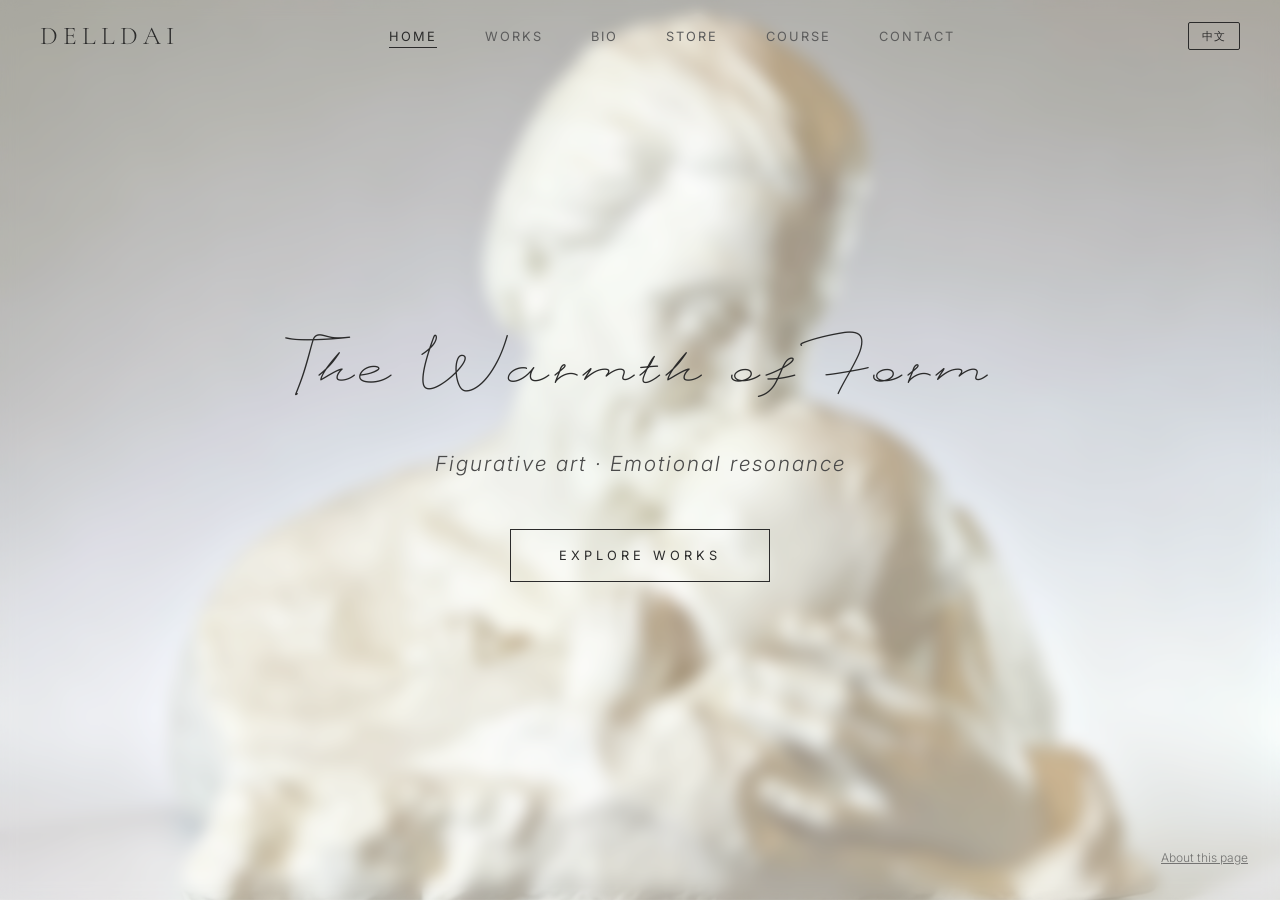
<file: index.html>
<!DOCTYPE html>
<html lang="en">
<head>
    <meta charset="UTF-8">
    <meta name="viewport" content="width=device-width, initial-scale=1.0">
    <title>Delldai · Home</title>
    <link rel="preconnect" href="https://fonts.googleapis.com">
    <link rel="preconnect" href="https://fonts.gstatic.com" crossorigin>
    <link href="https://fonts.googleapis.com/css2?family=Cormorant+Garamond:ital,wght@0,300;0,400;1,300;1,400&family=Inter:wght@300;400&display=swap" rel="stylesheet">
    <link rel="stylesheet" href="style.css">
    <style>body { overflow: hidden; }</style>
</head>
<body>
    <svg xmlns="http://www.w3.org/2000/svg" style="display: none;">
        <symbol id="icon-instagram" viewBox="0 0 24 24" fill="none" stroke="currentColor" stroke-width="1.5" stroke-linecap="round" stroke-linejoin="round">
            <rect x="2" y="2" width="20" height="20" rx="5" ry="5"/><circle cx="12" cy="12" r="5"/><line x1="17.5" y1="6.5" x2="17.51" y2="6.5"/>
        </symbol>
        <symbol id="icon-wechat" viewBox="-2 0 28 24" fill="none" stroke="currentColor" stroke-width="1.5" stroke-linecap="round" stroke-linejoin="round">
            <path d="M8.691 2.188C3.891 2.188 0 5.476 0 9.53c0 2.212 1.17 4.203 3.002 5.55a.59.59 0 0 1 .213.665l-.39 1.48c-.019.07-.048.141-.048.213 0 .163.13.295.29.295a.326.326 0 0 0 .167-.054l1.903-1.114a.864.864 0 0 1 .717-.098 10.16 10.16 0 0 0 2.837.403c.276 0 .543-.027.811-.05-.857-2.578.157-4.972 1.932-6.446 1.703-1.415 3.882-1.98 5.853-1.838-.576-3.583-4.196-6.348-8.596-6.348zM5.785 5.991c.642 0 1.162.529 1.162 1.18a1.17 1.17 0 0 1-1.162 1.178A1.17 1.17 0 0 1 4.623 7.17c0-.651.52-1.18 1.162-1.18zm5.813 0c.642 0 1.162.529 1.162 1.18a1.17 1.17 0 0 1-1.162 1.178 1.17 1.17 0 0 1-1.162-1.178c0-.651.52-1.18 1.162-1.18zm5.34 2.867c-1.797-.052-3.746.512-5.28 1.786-1.72 1.428-2.687 3.72-1.78 6.22.942 2.453 3.666 4.229 6.884 4.229.826 0 1.622-.12 2.361-.336a.722.722 0 0 1 .598.082l1.584.926a.272.272 0 0 0 .14.047c.134 0 .24-.111.24-.247 0-.06-.023-.12-.038-.177l-.327-1.233a.582.582 0 0 1-.023-.156.49.49 0 0 1 .201-.398C23.024 18.48 24 16.82 24 14.98c0-3.21-2.931-5.952-7.062-6.122zm-2.18 2.769c.535 0 .969.44.969.982a.976.976 0 0 1-.969.983.976.976 0 0 1-.969-.983c0-.542.434-.982.97-.982zm4.844 0c.535 0 .969.44.969.982a.976.976 0 0 1-.969.983.976.976 0 0 1-.969-.983c0-.542.434-.982.969-.982z"/>
        </symbol>
        <symbol id="icon-email" viewBox="0 0 24 24" fill="none" stroke="currentColor" stroke-width="1.5" stroke-linecap="round" stroke-linejoin="round">
            <rect x="2" y="4" width="20" height="16" rx="2"/><polyline points="2 6 12 14 22 6"/>
        </symbol>
    </svg>

    <header class="site-header" id="header">
        <div class="header-inner">
            <a href="index.html" class="logo">Delldai</a>
            <button class="nav-toggle" id="navToggle" aria-label="Toggle menu" aria-expanded="false"><span></span><span></span><span></span></button>
            <nav class="main-nav" id="mainNav">
                <ul>
                    <li><a href="index.html" class="nav-active" data-i18n="home">Home</a></li>
                    <li><a href="works.html" data-i18n="works">Works</a></li>
                    <li><a href="bio.html" data-i18n="bio">BIO</a></li>
                    <li><a href="store.html" data-i18n="store">Store</a></li>
                    <li><a href="course.html" data-i18n="course">Course</a></li>
                    <li><a href="contact.html" data-i18n="contact">Contact</a></li>
                </ul>
            </nav>
            <button class="lang-switch" id="langSwitch">中文</button>
        </div>
    </header>

    <main>
        <div class="hero fade-in visible" style="position: fixed; top: 0; left: 0; width: 100%; height: 100vh; margin: 0; padding: 0;">
            <div class="hero-overlay">
                <h1 class="title-font" data-i18n="hero-title">The Warmth of Form</h1>
                <p data-i18n="hero-subtitle">Figurative art · Emotional resonance</p>
                <a href="works.html" class="hero-cta" data-i18n="hero-cta">Explore Works</a>
            </div>
            <a href="Justforfun.html" class="about-page-link" target="_blank" data-i18n="about-page-link">About this page</a>
        </div>
    </main>
    <script src="script.js"></script>
</body>
</html>
</file>
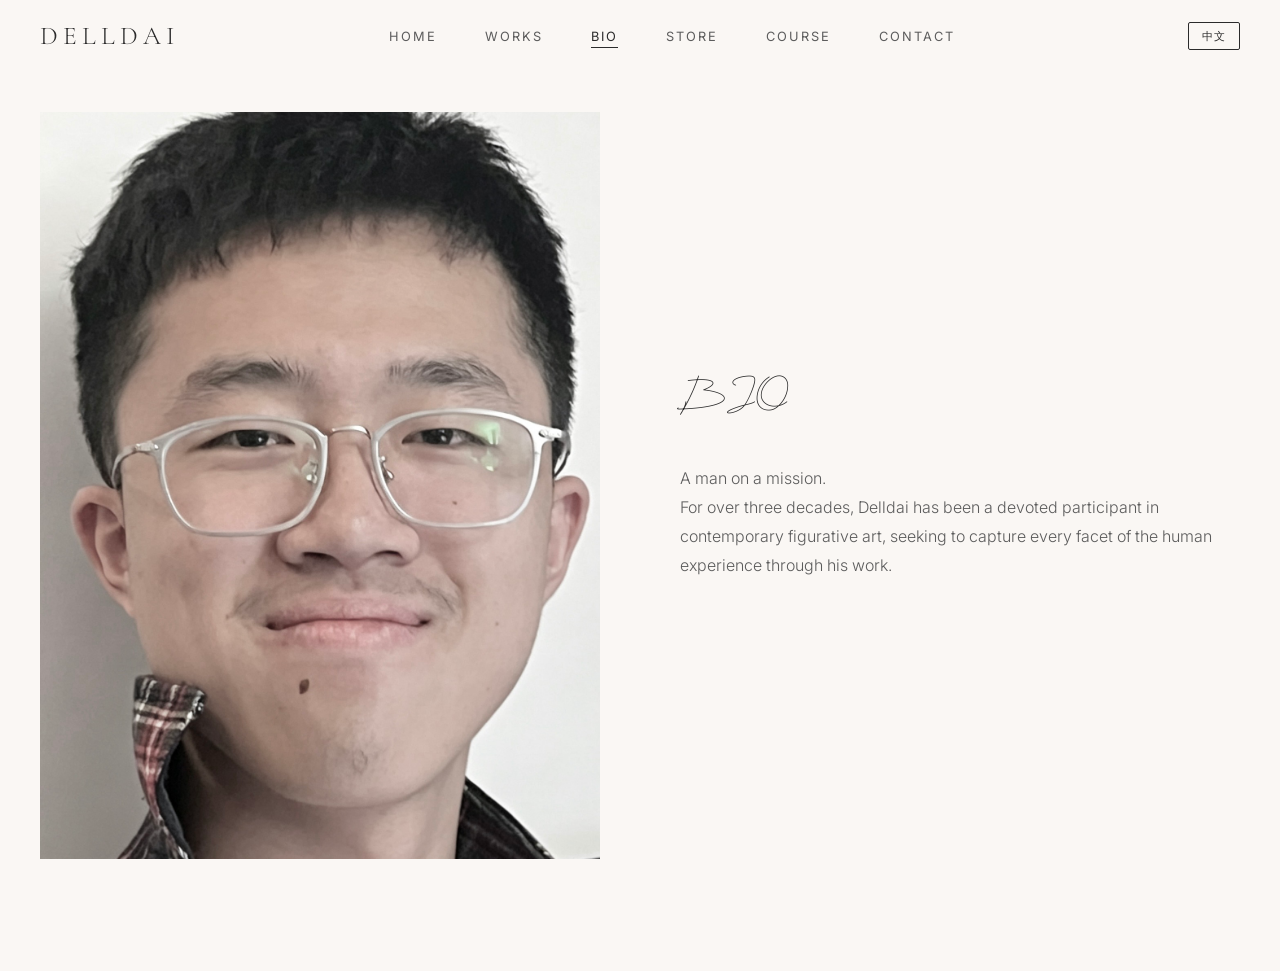
<file: bio.html>
<!DOCTYPE html>
<html lang="en">
<head>
    <meta charset="UTF-8">
    <meta name="viewport" content="width=device-width, initial-scale=1.0">
    <title>Delldai · BIO</title>
    <link rel="preconnect" href="https://fonts.googleapis.com">
    <link rel="preconnect" href="https://fonts.gstatic.com" crossorigin>
    <link href="https://fonts.googleapis.com/css2?family=Cormorant+Garamond:ital,wght@0,300;0,400;1,300;1,400&family=Inter:wght@300;400&display=swap" rel="stylesheet">
    <link rel="stylesheet" href="style.css">
</head>
<body class="bio-page">
    <header class="site-header" id="header">
        <div class="header-inner">
            <a href="index.html" class="logo">Delldai</a>
            <button class="nav-toggle" id="navToggle" aria-label="Toggle menu" aria-expanded="false"><span></span><span></span><span></span></button>
            <nav class="main-nav" id="mainNav">
                <ul>
                    <li><a href="index.html" data-i18n="home">Home</a></li>
                    <li><a href="works.html" data-i18n="works">Works</a></li>
                    <li><a href="bio.html" class="nav-active" data-i18n="bio">BIO</a></li>
                    <li><a href="store.html" data-i18n="store">Store</a></li>
                    <li><a href="course.html" data-i18n="course">Course</a></li>
                    <li><a href="contact.html" data-i18n="contact">Contact</a></li>
                </ul>
            </nav>
            <button class="lang-switch" id="langSwitch">中文</button>
        </div>
    </header>

    <main>
        <div class="section fade-in">
            <div class="about-grid">
                <div class="about-image">
                    <img src="assets/portrait.jpg" alt="Artist portrait" class="portrait-img portrait-default">
                    <img src="assets/anotherportrait.jpg" alt="Artist portrait hover" class="portrait-img portrait-hover">
                </div>
                <div class="about-text">
                    <h2 class="title-font" data-i18n="bio-title">BIO</h2>
                    <p data-i18n="bio-text" data-i18n-html>A man on a mission.<br>For over three decades, Delldai has been a devoted participant in contemporary figurative art, seeking to capture every facet of the human experience through his work.</p>
                </div>
            </div>
        </div>
    </main>

    <div class="back-to-top" id="backToTop" title="Back to top">
        <svg viewBox="0 0 24 24"><polyline points="18 15 12 9 6 15"/></svg>
    </div>
    <div class="nav-overlay" id="navOverlay"></div>
    <script src="script.js"></script>
</body>
</html>
</file>
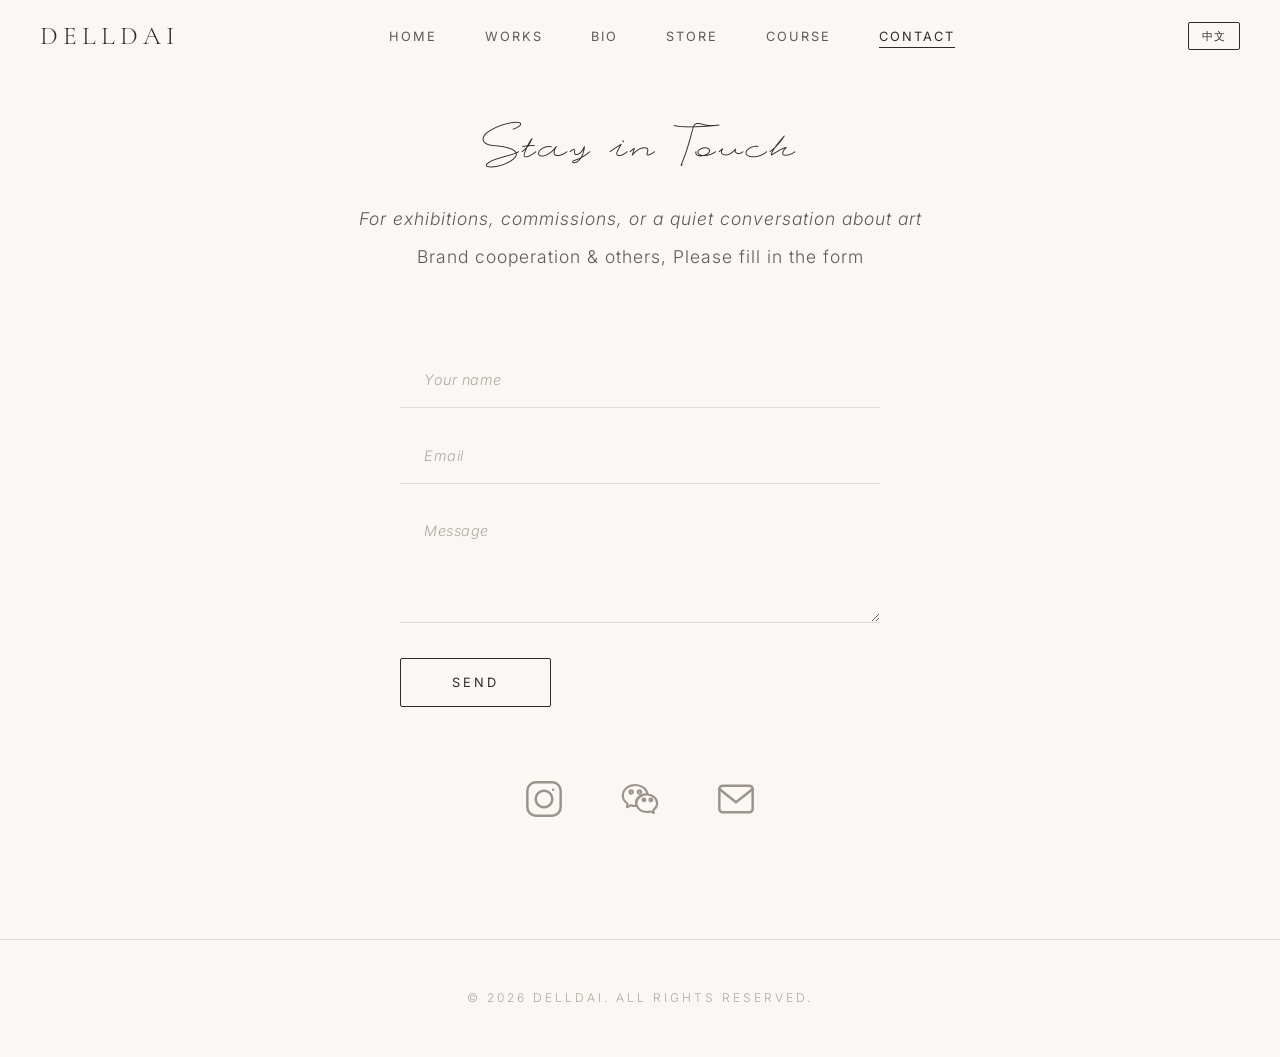
<file: contact.html>
<!DOCTYPE html>
<html lang="en">
<head>
    <meta charset="UTF-8">
    <meta name="viewport" content="width=device-width, initial-scale=1.0">
    <title>Delldai · Contact</title>
    <link rel="preconnect" href="https://fonts.googleapis.com">
    <link rel="preconnect" href="https://fonts.gstatic.com" crossorigin>
    <link href="https://fonts.googleapis.com/css2?family=Cormorant+Garamond:ital,wght@0,300;0,400;1,300;1,400&family=Inter:wght@300;400&display=swap" rel="stylesheet">
    <link rel="stylesheet" href="style.css">
</head>
<body>
    <svg xmlns="http://www.w3.org/2000/svg" style="display: none;">
        <symbol id="icon-instagram" viewBox="0 0 24 24" fill="none" stroke="currentColor" stroke-width="1.5" stroke-linecap="round" stroke-linejoin="round">
            <rect x="2" y="2" width="20" height="20" rx="5" ry="5"/><circle cx="12" cy="12" r="5"/><line x1="17.5" y1="6.5" x2="17.51" y2="6.5"/>
        </symbol>
        <symbol id="icon-wechat" viewBox="-2 0 28 24" fill="none" stroke="currentColor" stroke-width="1.5" stroke-linecap="round" stroke-linejoin="round">
            <path d="M8.691 2.188C3.891 2.188 0 5.476 0 9.53c0 2.212 1.17 4.203 3.002 5.55a.59.59 0 0 1 .213.665l-.39 1.48c-.019.07-.048.141-.048.213 0 .163.13.295.29.295a.326.326 0 0 0 .167-.054l1.903-1.114a.864.864 0 0 1 .717-.098 10.16 10.16 0 0 0 2.837.403c.276 0 .543-.027.811-.05-.857-2.578.157-4.972 1.932-6.446 1.703-1.415 3.882-1.98 5.853-1.838-.576-3.583-4.196-6.348-8.596-6.348zM5.785 5.991c.642 0 1.162.529 1.162 1.18a1.17 1.17 0 0 1-1.162 1.178A1.17 1.17 0 0 1 4.623 7.17c0-.651.52-1.18 1.162-1.18zm5.813 0c.642 0 1.162.529 1.162 1.18a1.17 1.17 0 0 1-1.162 1.178 1.17 1.17 0 0 1-1.162-1.178c0-.651.52-1.18 1.162-1.18zm5.34 2.867c-1.797-.052-3.746.512-5.28 1.786-1.72 1.428-2.687 3.72-1.78 6.22.942 2.453 3.666 4.229 6.884 4.229.826 0 1.622-.12 2.361-.336a.722.722 0 0 1 .598.082l1.584.926a.272.272 0 0 0 .14.047c.134 0 .24-.111.24-.247 0-.06-.023-.12-.038-.177l-.327-1.233a.582.582 0 0 1-.023-.156.49.49 0 0 1 .201-.398C23.024 18.48 24 16.82 24 14.98c0-3.21-2.931-5.952-7.062-6.122zm-2.18 2.769c.535 0 .969.44.969.982a.976.976 0 0 1-.969.983.976.976 0 0 1-.969-.983c0-.542.434-.982.97-.982zm4.844 0c.535 0 .969.44.969.982a.976.976 0 0 1-.969.983.976.976 0 0 1-.969-.983c0-.542.434-.982.969-.982z"/>
        </symbol>
        <symbol id="icon-email" viewBox="0 0 24 24" fill="none" stroke="currentColor" stroke-width="1.5" stroke-linecap="round" stroke-linejoin="round">
            <rect x="2" y="4" width="20" height="16" rx="2"/><polyline points="2 6 12 14 22 6"/>
        </symbol>
    </svg>

    <header class="site-header" id="header">
        <div class="header-inner">
            <a href="index.html" class="logo">Delldai</a>
            <button class="nav-toggle" id="navToggle" aria-label="Toggle menu" aria-expanded="false"><span></span><span></span><span></span></button>
            <nav class="main-nav" id="mainNav">
                <ul>
                    <li><a href="index.html" data-i18n="home">Home</a></li>
                    <li><a href="works.html" data-i18n="works">Works</a></li>
                    <li><a href="bio.html" data-i18n="bio">BIO</a></li>
                    <li><a href="store.html" data-i18n="store">Store</a></li>
                    <li><a href="course.html" data-i18n="course">Course</a></li>
                    <li><a href="contact.html" class="nav-active" data-i18n="contact">Contact</a></li>
                </ul>
            </nav>
            <button class="lang-switch" id="langSwitch">中文</button>
        </div>
    </header>

    <main>
        <div class="section fade-in">
            <div class="section-header">
                <h2 class="title-font" data-i18n="contact-title">Stay in Touch</h2>
                <p data-i18n="contact-subtitle">For exhibitions, commissions, or a quiet conversation about art</p>
                <p class="contact-sub-note" data-i18n="contact-note">Brand cooperation & others, Please fill in the form</p>
            </div>
            <form id="contactForm" class="contact-form" action="https://formsubmit.co/delldai@qq.com" method="POST">
                <input type="hidden" name="_subject" value="New message from Dell Portfolio">
                <input type="text" name="name" data-i18n="name-placeholder" placeholder="Your name" required>
                <input type="email" name="email" data-i18n="email-placeholder" placeholder="Email" required>
                <textarea name="message" data-i18n="message-placeholder" placeholder="Message" required></textarea>
                <button type="submit" data-i18n="send-btn">Send</button>
            </form>
            <div class="social-links">
                <a href="https://www.instagram.com/yueqiangdelligsh=ZHI1MTZ6NnhwZWZr&utm_source=qr" target="_blank" rel="noopener noreferrer" class="instagram-link" aria-label="Instagram">
                    <svg width="40" height="40" class="social-icon"><use href="#icon-instagram"/></svg>
                    <span class="wechat-tooltip"><img src="assets/instagram-code.png" alt="Instagram QR"></span>
                </a>
                <a href="#" class="wechat-link" aria-label="WeChat">
                    <svg width="40" height="40" class="social-icon"><use href="#icon-wechat"/></svg>
                    <span class="wechat-tooltip"><img src="assets/wechat-code.jpg" alt="WeChat QR"></span>
                </a>
                <a href="mailto:delldai@qq.com" aria-label="Email">
                    <svg width="40" height="40" class="social-icon"><use href="#icon-email"/></svg>
                </a>
            </div>
        </div>
        <div class="site-footer">
            <p data-i18n="footer">&copy; 2026 Delldai. All rights reserved.</p>
        </div>
    </main>

    <div class="back-to-top" id="backToTop" title="Back to top">
        <svg viewBox="0 0 24 24"><polyline points="18 15 12 9 6 15"/></svg>
    </div>
    <div class="nav-overlay" id="navOverlay"></div>
    <div class="toast" id="toast"></div>
    <script src="script.js"></script>
</body>
</html>
</file>
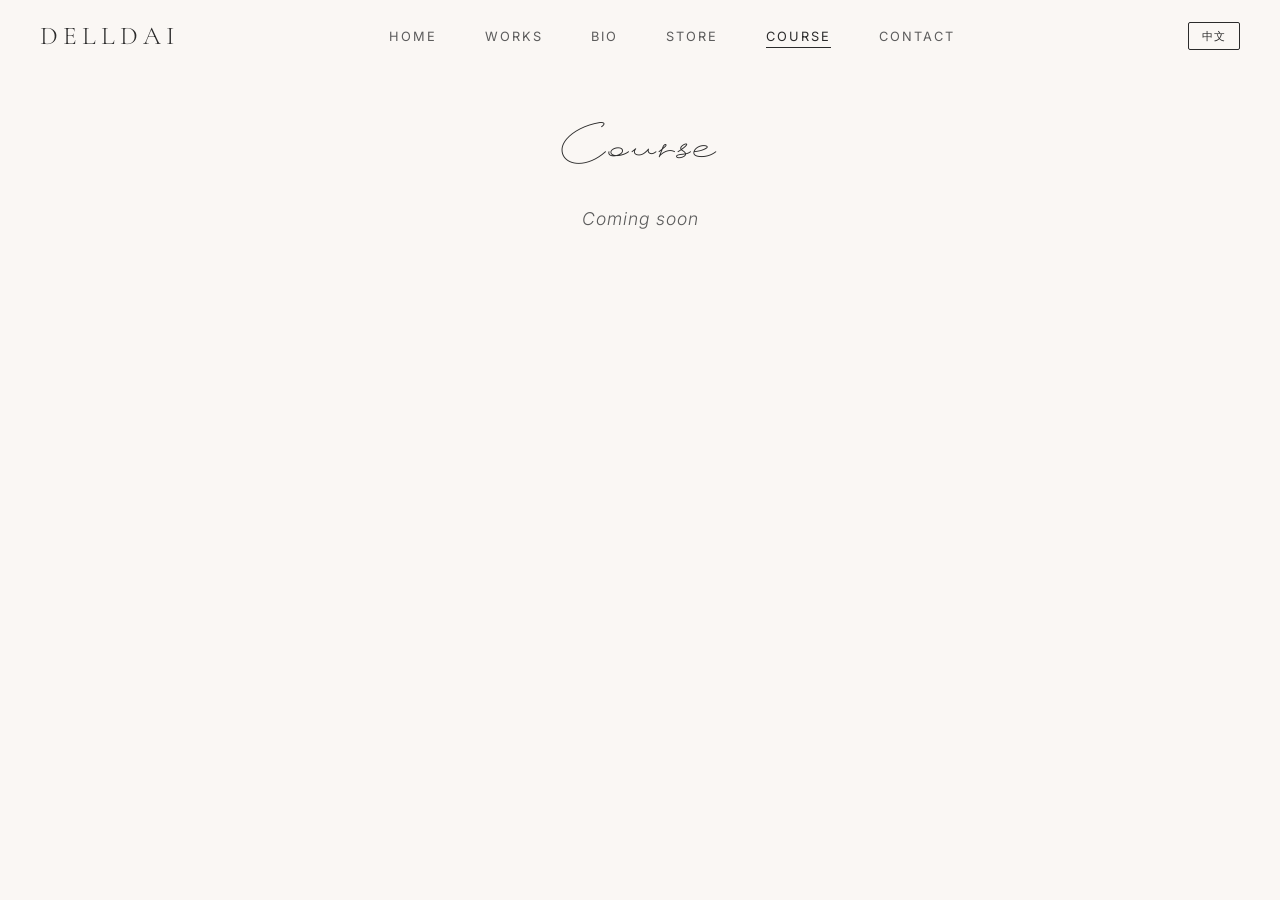
<file: course.html>
<!DOCTYPE html>
<html lang="en">
<head>
    <meta charset="UTF-8">
    <meta name="viewport" content="width=device-width, initial-scale=1.0">
    <title>Delldai · Course</title>
    <link rel="preconnect" href="https://fonts.googleapis.com">
    <link rel="preconnect" href="https://fonts.gstatic.com" crossorigin>
    <link href="https://fonts.googleapis.com/css2?family=Cormorant+Garamond:ital,wght@0,300;0,400;1,300;1,400&family=Inter:wght@300;400&display=swap" rel="stylesheet">
    <link rel="stylesheet" href="style.css">
</head>
<body>
    <header class="site-header" id="header">
        <div class="header-inner">
            <a href="index.html" class="logo">Delldai</a>
            <button class="nav-toggle" id="navToggle" aria-label="Toggle menu" aria-expanded="false"><span></span><span></span><span></span></button>
            <nav class="main-nav" id="mainNav">
                <ul>
                    <li><a href="index.html" data-i18n="home">Home</a></li>
                    <li><a href="works.html" data-i18n="works">Works</a></li>
                    <li><a href="bio.html" data-i18n="bio">BIO</a></li>
                    <li><a href="store.html" data-i18n="store">Store</a></li>
                    <li><a href="course.html" class="nav-active" data-i18n="course">Course</a></li>
                    <li><a href="contact.html" data-i18n="contact">Contact</a></li>
                </ul>
            </nav>
            <button class="lang-switch" id="langSwitch">中文</button>
        </div>
    </header>

    <main>
        <div class="section fade-in">
            <div class="section-header">
                <h2 class="title-font" data-i18n="course-title">Course</h2>
                <p data-i18n="course-subtitle">Coming soon</p>
            </div>
        </div>
    </main>

    <div class="back-to-top" id="backToTop" title="Back to top">
        <svg viewBox="0 0 24 24"><polyline points="18 15 12 9 6 15"/></svg>
    </div>
    <div class="nav-overlay" id="navOverlay"></div>
    <script src="script.js"></script>
</body>
</html>
</file>
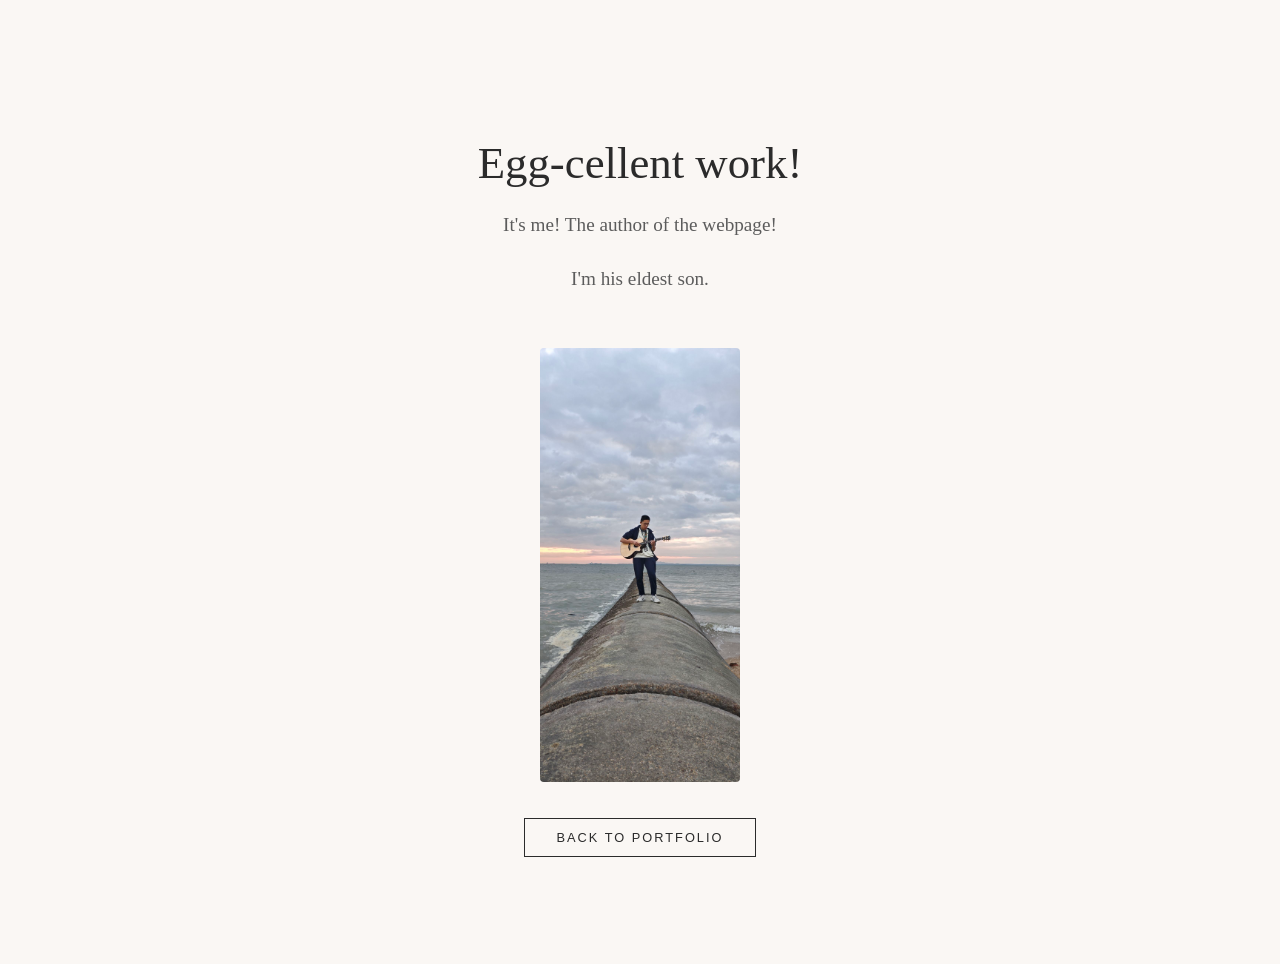
<file: Justforfun.html>
<!DOCTYPE html>
<html lang="en">
<head>
    <meta charset="UTF-8">
    <meta name="viewport" content="width=device-width, initial-scale=1.0">
    <title>About this page</title>
    <style>
        body { background: #faf7f4; display: flex; justify-content: center; align-items: center; min-height: 100vh; margin: 0; padding: 2rem; }
        .card { text-align: center; font-family: 'Cormorant Garamond', Georgia, serif; color: #2b2b2b; }
        .card h1 { font-weight: 300; font-size: 2.8rem; margin-bottom: 1rem; }
        .card p { font-weight: 300; font-size: 1.2rem; line-height: 1.8; color: #5c5c5c; }
        .card img { width: 200px; height: auto; border-radius: 4px; margin-top: 2rem; }
        .back { display: inline-block; margin-top: 2rem; font-family: 'Inter', sans-serif; font-size: 0.8rem; letter-spacing: 2px; text-transform: uppercase; color: #2b2b2b; border: 1px solid #2b2b2b; padding: 0.7rem 2rem; text-decoration: none; transition: all 0.3s; }
        .back:hover { background: #2b2b2b; color: #fff; }
    </style>
</head>
<body>
    <div class="card">
        <h1>Egg-cellent work!</h1>
        <p>It's me! The author of the webpage!</p>
        <p>I'm his eldest son.</p>
        <img src="assets/me.jpeg" alt="The author's son">
        <br>
        <a href="index.html" class="back">Back to Portfolio</a>
    </div>
</body>
</html>
</file>
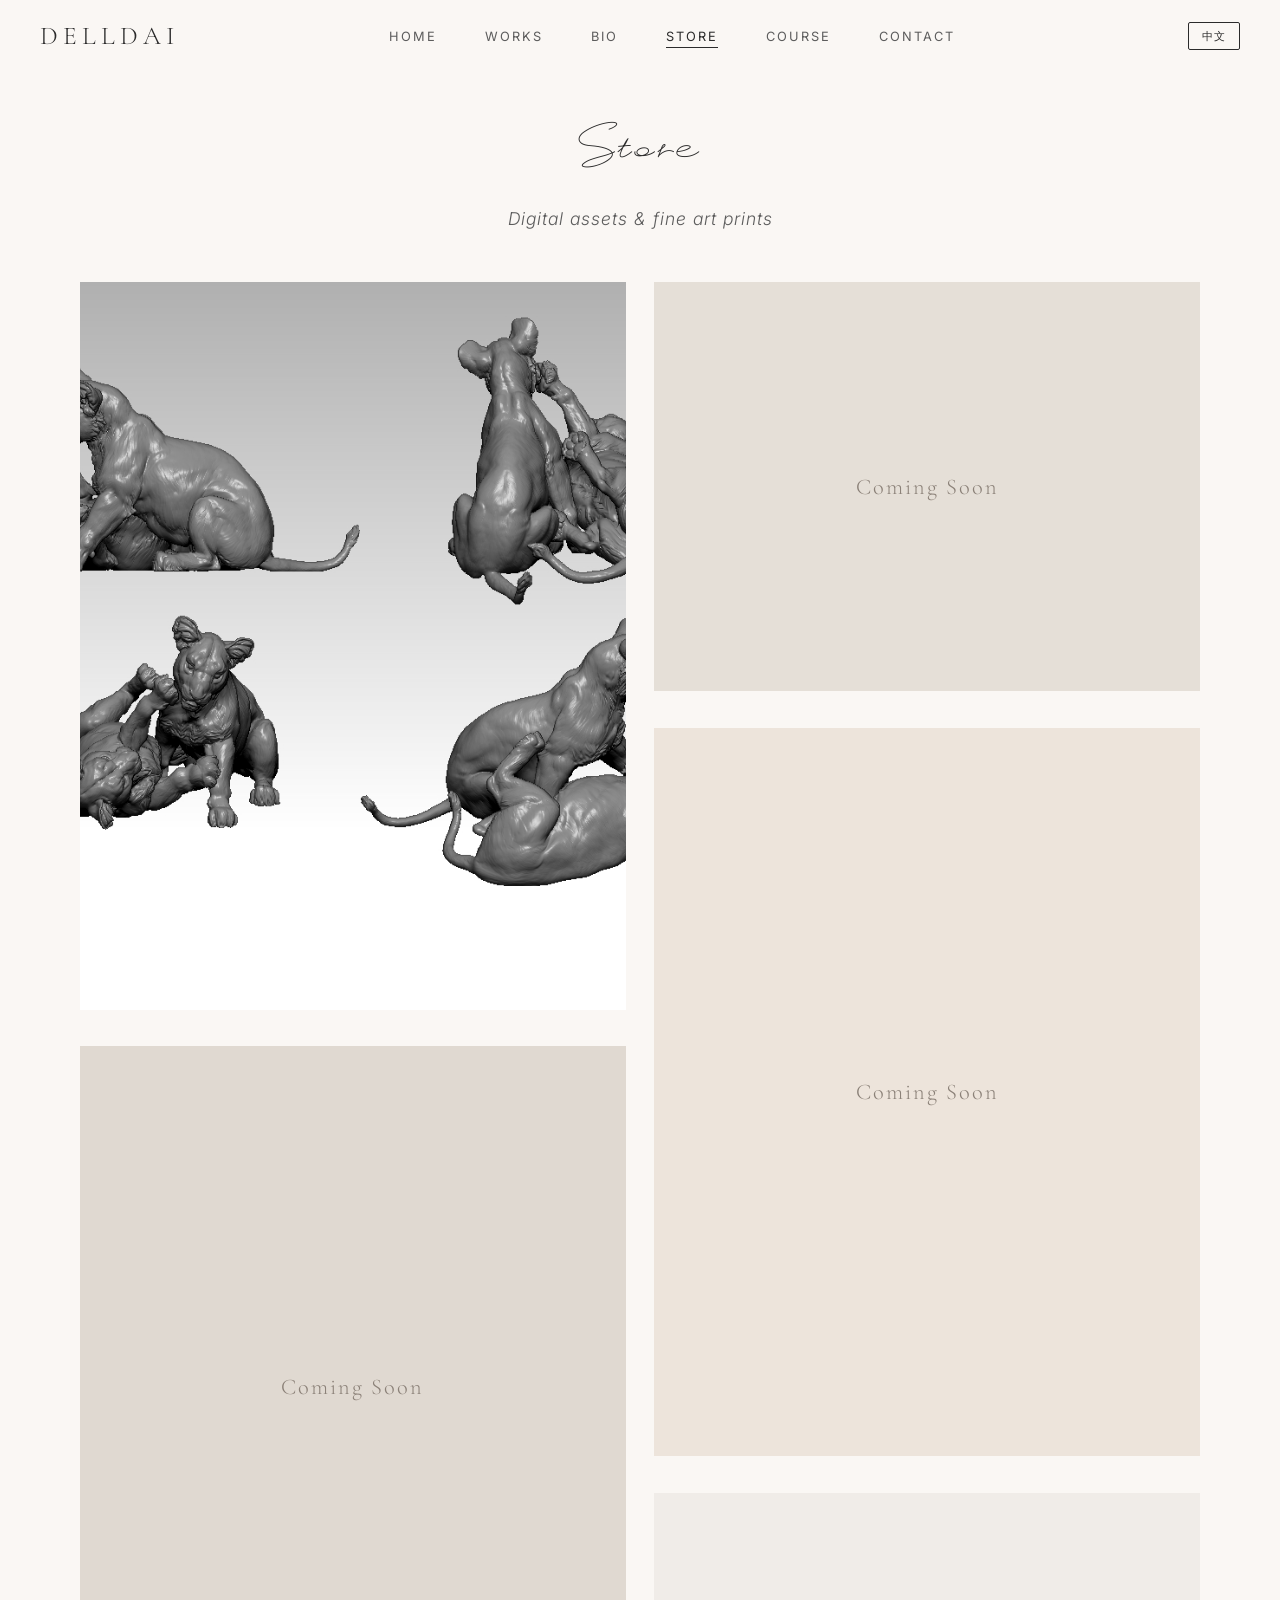
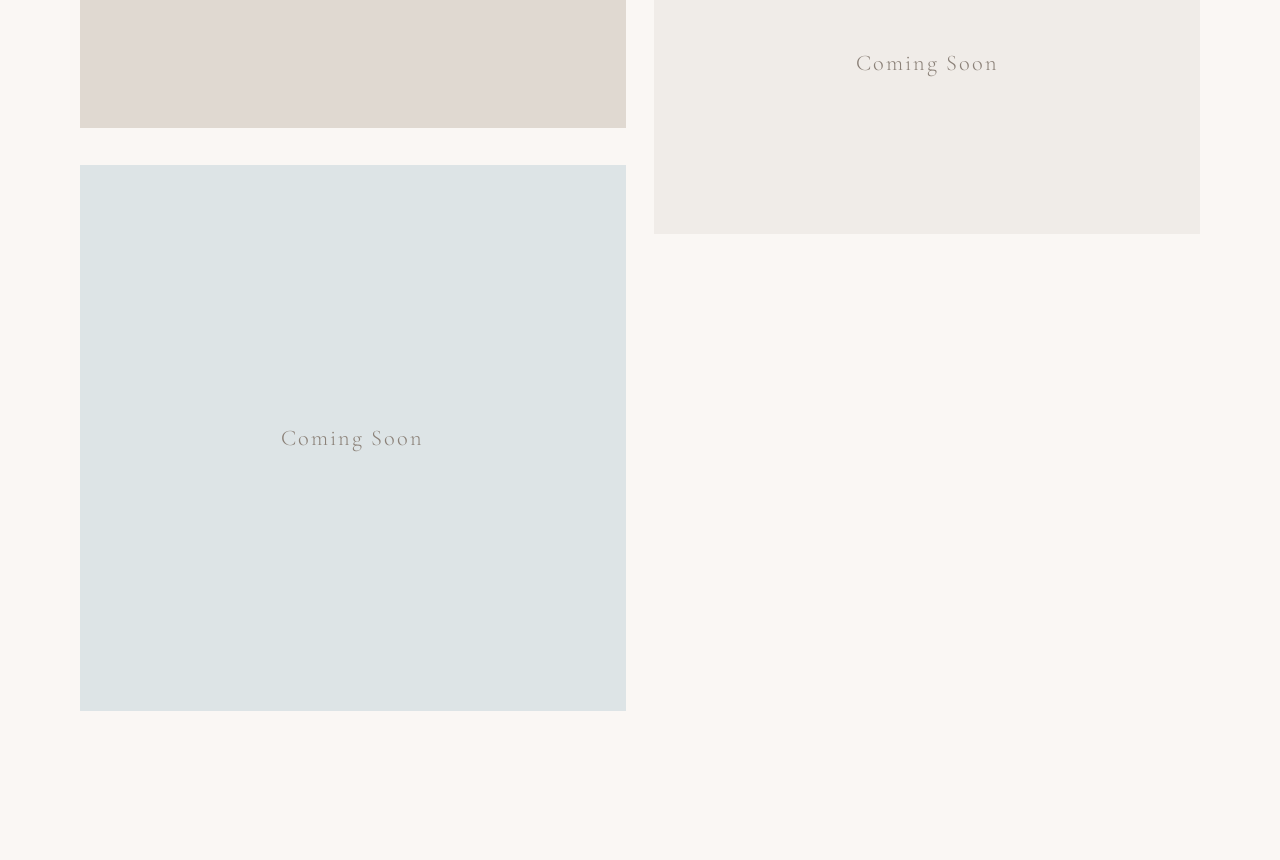
<file: store.html>
<!DOCTYPE html>
<html lang="en">
<head>
    <meta charset="UTF-8">
    <meta name="viewport" content="width=device-width, initial-scale=1.0">
    <title>Delldai · Store</title>
    <link rel="preconnect" href="https://fonts.googleapis.com">
    <link rel="preconnect" href="https://fonts.gstatic.com" crossorigin>
    <link href="https://fonts.googleapis.com/css2?family=Cormorant+Garamond:ital,wght@0,300;0,400;1,300;1,400&family=Inter:wght@300;400&display=swap" rel="stylesheet">
    <link rel="stylesheet" href="style.css">
    <style>
        .section-header { margin-bottom: 3rem; }

        .masonry {
            column-count: 2;
            column-gap: 1.8rem;
            max-width: 1200px;
            margin: 0 auto;
            padding: 0 2.5rem;
        }
        .store-item {
            display: inline-block;
            width: 100%;
            margin-bottom: 1.8rem;
            position: relative;
            overflow: hidden;
            /* 移除圆角 */
            border-radius: 0;
            cursor: pointer;
            transition: transform 0.45s cubic-bezier(0.25, 0.46, 0.45, 0.94);
            background: #f0ece8;
            break-inside: avoid;
        }
        .store-item:hover {
            transform: scale(1.03);
        }
        /* 不等高 */
        .store-item:nth-child(1) { aspect-ratio: 3 / 4; }
        .store-item:nth-child(2) { aspect-ratio: 4 / 5; }
        .store-item:nth-child(3) { aspect-ratio: 1 / 1; }
        .store-item:nth-child(4) { aspect-ratio: 4 / 3; }
        .store-item:nth-child(5) { aspect-ratio: 3 / 4; }
        .store-item:nth-child(6) { aspect-ratio: 16 / 10; }

        .store-item img {
            width: 100%; height: 100%; object-fit: cover; display: block;
            transition: filter 0.35s ease;
        }
        .store-placeholder {
            width: 100%; height: 100%; display: flex; align-items: center; justify-content: center;
            font-family: 'Cormorant Garamond', serif; font-size: 1.4rem; color: #8b8178;
            letter-spacing: 2px; background: var(--placeholder, #e3ded8);
        }
        .store-overlay {
            position: absolute; inset: 0; background: rgba(0,0,0,0.25);
            display: flex; align-items: center; justify-content: center;
            opacity: 0; transition: opacity 0.35s ease; pointer-events: none;
        }
        .store-item:hover .store-overlay { opacity: 1; }
        .store-item:hover img { filter: blur(6px); }
        .store-overlay span {
            background: rgba(255,255,255,0.9); color: #2b2b2b;
            font-family: 'Inter', sans-serif; font-size: 0.8rem; font-weight: 500;
            letter-spacing: 2px; text-transform: uppercase; padding: 0.6rem 1.8rem; border-radius: 2px;
        }

        @media (max-width: 768px) {
            .masonry { column-count: 1; padding: 0 1.5rem; }
        }
        @media (max-width: 480px) {
            .masonry { padding: 0 1rem; }
        }
    </style>
</head>
<body>
    <header class="site-header" id="header">
        <div class="header-inner">
            <a href="index.html" class="logo">Delldai</a>
            <button class="nav-toggle" id="navToggle" aria-label="Toggle menu" aria-expanded="false"><span></span><span></span><span></span></button>
            <nav class="main-nav" id="mainNav">
                <ul>
                    <li><a href="index.html" data-i18n="home">Home</a></li>
                    <li><a href="works.html" data-i18n="works">Works</a></li>
                    <li><a href="bio.html" data-i18n="bio">BIO</a></li>
                    <li><a href="store.html" class="nav-active" data-i18n="store">Store</a></li>
                    <li><a href="course.html" data-i18n="course">Course</a></li>
                    <li><a href="contact.html" data-i18n="contact">Contact</a></li>
                </ul>
            </nav>
            <button class="lang-switch" id="langSwitch">中文</button>
        </div>
    </header>

    <main>
        <div class="section fade-in">
            <div class="section-header">
                <h2 class="title-font" data-i18n="store-title">Store</h2>
                <p data-i18n="store-subtitle">Digital assets & fine art prints</p>
            </div>

            <div class="masonry">
                <a href="product/lion-cub-playing.html" class="store-item">
                    <img src="product/lion-cub-playing.jpg" alt="Lion cub playing">
                    <div class="store-overlay"><span data-i18n="view-details">View Details</span></div>
                </a>
                <div class="store-item" style="--placeholder:#e0d9d1;"><div class="store-placeholder">Coming Soon</div></div>
                <div class="store-item" style="--placeholder:#dde4e6;"><div class="store-placeholder">Coming Soon</div></div>
                <div class="store-item" style="--placeholder:#e5dfd7;"><div class="store-placeholder">Coming Soon</div></div>
                <div class="store-item" style="--placeholder:#ede4db;"><div class="store-placeholder">Coming Soon</div></div>
                <div class="store-item" style="--placeholder:#f0ece8;"><div class="store-placeholder">Coming Soon</div></div>
            </div>
        </div>
    </main>

    <div class="back-to-top" id="backToTop" title="Back to top">
        <svg viewBox="0 0 24 24"><polyline points="18 15 12 9 6 15"/></svg>
    </div>
    <div class="nav-overlay" id="navOverlay"></div>
    <script src="script.js"></script>
</body>
</html>
</file>
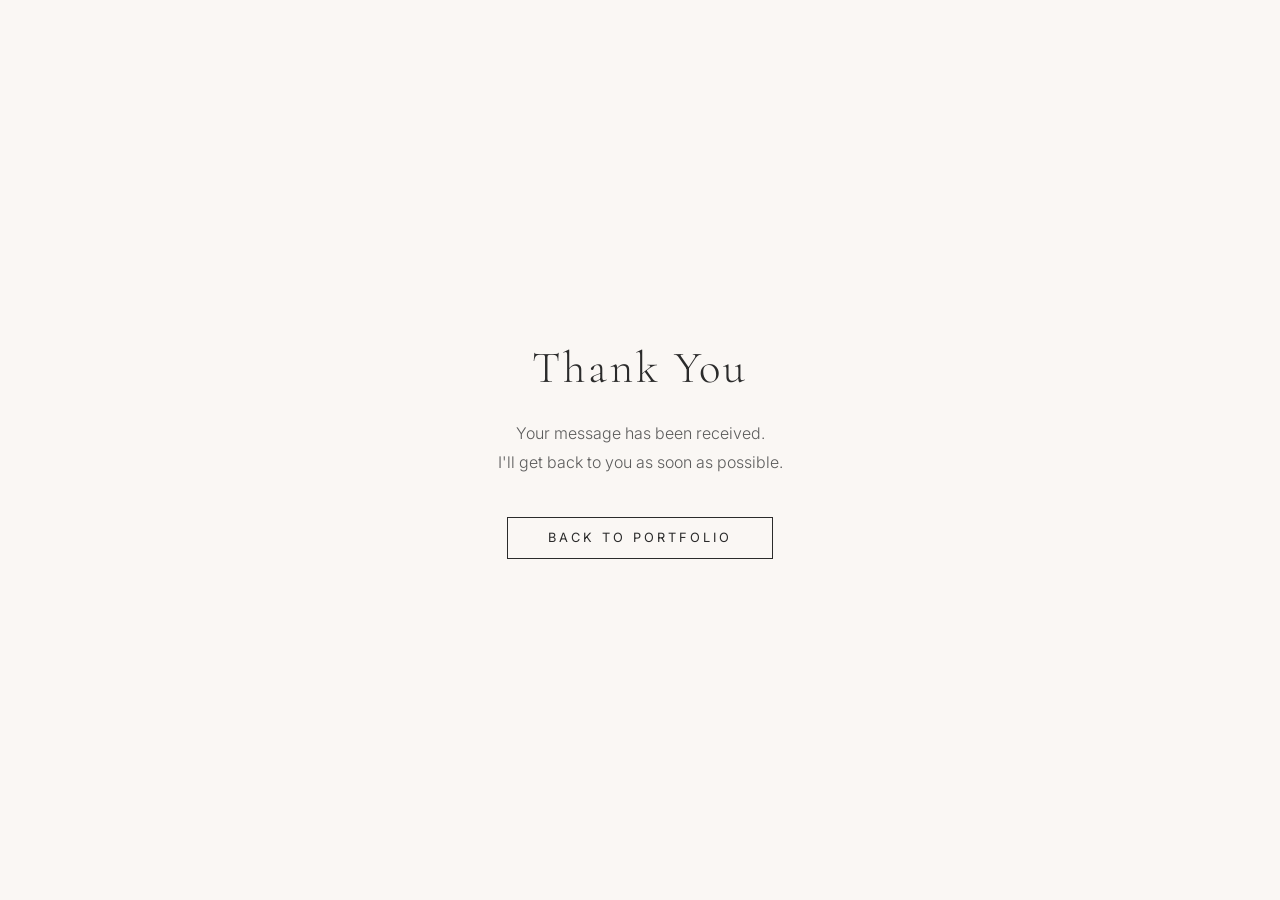
<file: thanks.html>
<!DOCTYPE html>
<html lang="en">
<head>
    <meta charset="UTF-8">
    <meta name="viewport" content="width=device-width, initial-scale=1.0">
    <title>Thank You · Dell</title>
    <link rel="preconnect" href="https://fonts.googleapis.com">
    <link rel="preconnect" href="https://fonts.gstatic.com" crossorigin>
    <link href="https://fonts.googleapis.com/css2?family=Cormorant+Garamond:ital,wght@0,300;0,400;1,300;1,400&family=Inter:wght@300;400&display=swap" rel="stylesheet">
    <style>
        * { margin: 0; padding: 0; box-sizing: border-box; }
        body { background: #faf7f4; display: flex; align-items: center; justify-content: center; min-height: 100vh; font-family: 'Inter', sans-serif; color: #2b2b2b; text-align: center; padding: 2rem; }
        h1 { font-family: 'Cormorant Garamond', Georgia, serif; font-weight: 300; font-size: 2.8rem; letter-spacing: 3px; margin-bottom: 1.5rem; }
        p { font-weight: 300; color: #5c5c5c; margin-bottom: 2.5rem; line-height: 1.8; }
        a { display: inline-block; padding: 0.8rem 2.5rem; border: 1px solid #2b2b2b; font-family: 'Inter', sans-serif; font-size: 0.8rem; font-weight: 400; letter-spacing: 3px; text-transform: uppercase; color: #2b2b2b; text-decoration: none; transition: background 0.3s, color 0.3s; }
        a:hover { background: #2b2b2b; color: #fff; }
    </style>
</head>
<body>
    <div>
        <h1>Thank You</h1>
        <p>Your message has been received.<br>I'll get back to you as soon as possible.</p>
        <a href="index.html">Back to Portfolio</a>
    </div>
</body>
</html>
</file>
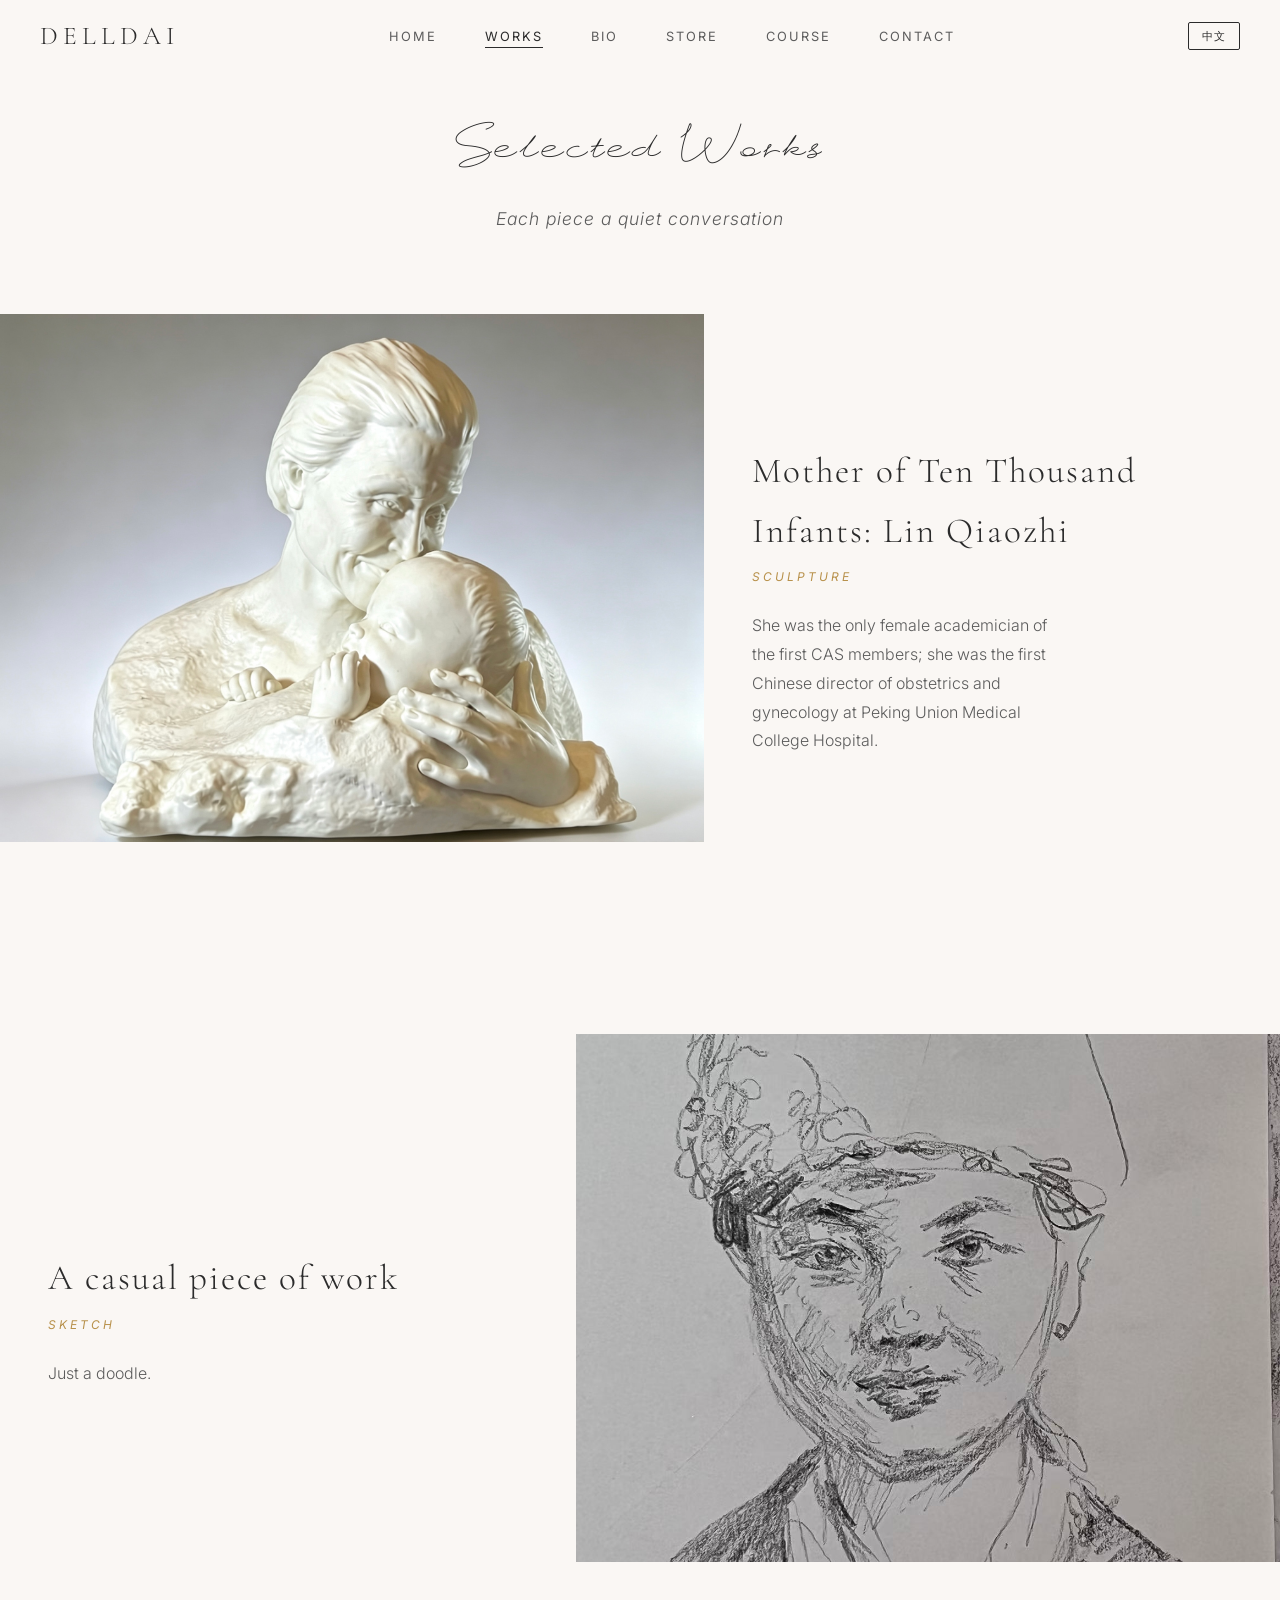
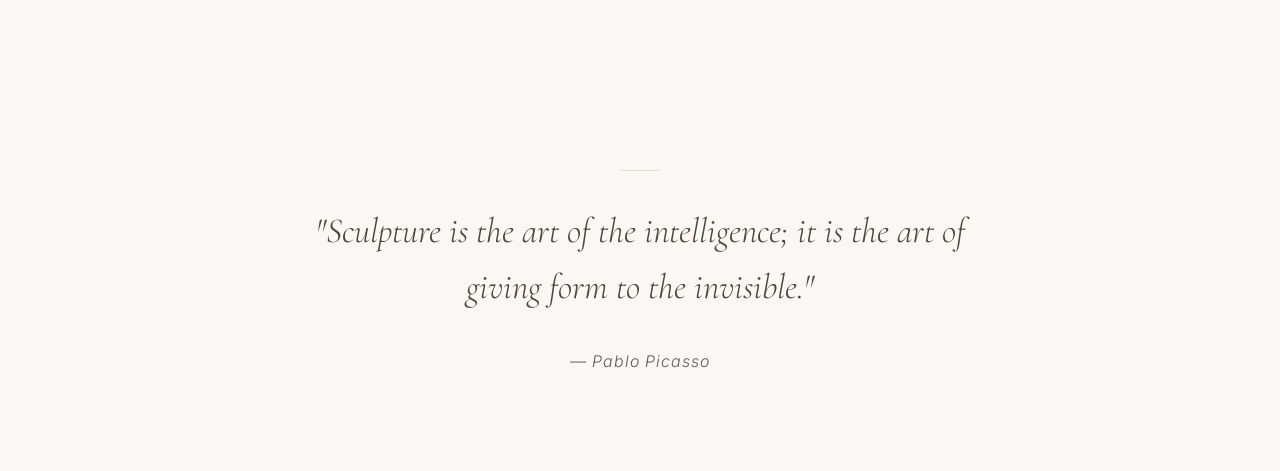
<file: works.html>
<!DOCTYPE html>
<html lang="en">
<head>
    <meta charset="UTF-8">
    <meta name="viewport" content="width=device-width, initial-scale=1.0">
    <title>Delldai · Works</title>
    <link rel="preconnect" href="https://fonts.googleapis.com">
    <link rel="preconnect" href="https://fonts.gstatic.com" crossorigin>
    <link href="https://fonts.googleapis.com/css2?family=Cormorant+Garamond:ital,wght@0,300;0,400;1,300;1,400&family=Inter:wght@300;400&display=swap" rel="stylesheet">
    <link rel="stylesheet" href="style.css">
</head>
<body>
    <header class="site-header" id="header">
        <div class="header-inner">
            <a href="index.html" class="logo">Delldai</a>
            <button class="nav-toggle" id="navToggle" aria-label="Toggle menu" aria-expanded="false"><span></span><span></span><span></span></button>
            <nav class="main-nav" id="mainNav">
                <ul>
                    <li><a href="index.html" data-i18n="home">Home</a></li>
                    <li><a href="works.html" class="nav-active" data-i18n="works">Works</a></li>
                    <li><a href="bio.html" data-i18n="bio">BIO</a></li>
                    <li><a href="store.html" data-i18n="store">Store</a></li>
                    <li><a href="course.html" data-i18n="course">Course</a></li>
                    <li><a href="contact.html" data-i18n="contact">Contact</a></li>
                </ul>
            </nav>
            <button class="lang-switch" id="langSwitch">中文</button>
        </div>
    </header>

    <main>
        <div class="section works-section fade-in">
            <div class="section-header">
                <h2 class="title-font" data-i18n="works-title">Selected Works</h2>
                <p data-i18n="works-subtitle">Each piece a quiet conversation</p>
            </div>
            <div class="work-showcase">
                <div class="work-item from-right" data-animate>
                    <div class="work-image"><img src="assets/work1.jpg" alt="Lin Qiaozhi" class="work-img"></div>
                    <div class="work-info">
                        <h3 data-i18n="work1-title">Mother of Ten Thousand Infants: Lin Qiaozhi</h3>
                        <div class="material" data-i18n="work1-material">Sculpture</div>
                        <p data-i18n="work1-desc">She was the only female academician of the first CAS members; she was the first Chinese director of obstetrics and gynecology at Peking Union Medical College Hospital.</p>
                    </div>
                </div>
                <div class="work-item from-left" data-animate>
                    <div class="work-image"><img src="assets/work2.jpg" alt="A casual piece of work" class="work-img"></div>
                    <div class="work-info">
                        <h3 data-i18n="work2-title">A casual piece of work</h3>
                        <div class="material" data-i18n="work2-material">Sketch</div>
                        <p data-i18n="work2-desc">Just a doodle.</p>
                    </div>
                </div>
            </div>
        </div>
        <div class="quote-section fade-in">
            <div class="quote-text" data-i18n="quote-text">“Sculpture is the art of the intelligence; it is the art of giving form to the invisible.”</div>
            <div class="quote-author" data-i18n="quote-author">— Pablo Picasso</div>
        </div>
    </main>

    <div class="back-to-top" id="backToTop" title="Back to top">
        <svg viewBox="0 0 24 24"><polyline points="18 15 12 9 6 15"/></svg>
    </div>
    <div class="nav-overlay" id="navOverlay"></div>
    <script src="script.js"></script>
</body>
</html>
</file>
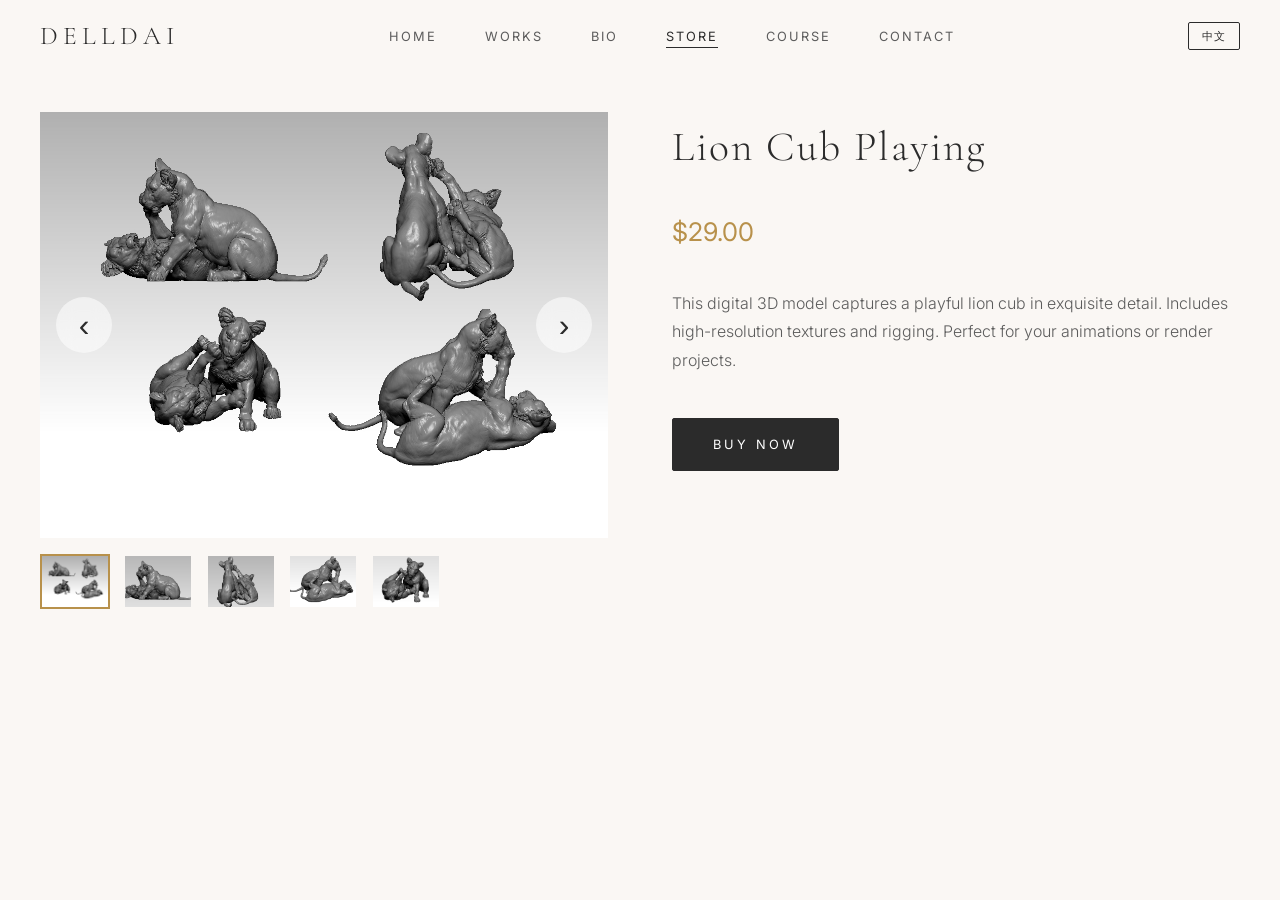
<file: product/lion-cub-playing.html>
<!DOCTYPE html>
<html lang="en">
<head>
    <meta charset="UTF-8">
    <meta name="viewport" content="width=device-width, initial-scale=1.0">
    <title>Lion Cub Playing · Delldai Store</title>
    <link rel="preconnect" href="https://fonts.googleapis.com">
    <link rel="preconnect" href="https://fonts.gstatic.com" crossorigin>
    <link href="https://fonts.googleapis.com/css2?family=Cormorant+Garamond:ital,wght@0,300;0,400;1,300;1,400&family=Inter:wght@300;400&display=swap" rel="stylesheet">
    <link rel="stylesheet" href="../style.css">
    <style>
        .product-detail {
            max-width: var(--max-width);
            margin: 7rem auto 4rem;
            padding: 0 2.5rem;
            display: grid;
            grid-template-columns: 1fr 1fr;
            gap: 4rem;
            align-items: start;
        }
        .gallery {
            position: relative;
            display: flex;
            flex-direction: column;
            gap: 1rem;
        }
        .main-image-wrapper {
            position: relative;
            overflow: hidden;
            border-radius: 0;
        }
        /* 滑动轨道 */
        .slides {
            display: flex;
            transition: transform 0.45s ease;
            will-change: transform;
        }
        .slides img {
            width: 100%;
            flex-shrink: 0;
            aspect-ratio: 4 / 3;
            object-fit: cover;
            display: block;
            border-radius: 0;
        }
        /* 箭头增大 */
        .arrow {
            position: absolute;
            top: 50%;
            transform: translateY(-50%);
            background: rgba(255,255,255,0.55);
            backdrop-filter: blur(10px);
            border: none;
            width: 56px;
            height: 56px;
            border-radius: 50%;
            display: flex;
            align-items: center;
            justify-content: center;
            cursor: pointer;
            z-index: 10;
            color: #2b2b2b;
            font-size: 2rem;
            font-weight: 300;
            transition: background 0.3s;
        }
        .arrow:hover { background: rgba(255,255,255,0.8); }
        .arrow.left { left: 1rem; }
        .arrow.right { right: 1rem; }

        .thumbnails {
            display: flex;
            gap: 0.8rem;
            overflow-x: auto;
        }
        .thumbnails img {
            width: 70px;
            height: 55px;
            object-fit: cover;
            border-radius: 0;
            cursor: pointer;
            border: 2px solid transparent;
            transition: border-color 0.3s;
            flex-shrink: 0;
        }
        .thumbnails img.active { border-color: var(--accent); }

        .product-info {
            display: flex;
            flex-direction: column;
            gap: 1.2rem;
        }
        .product-info h1 {
            font-family: 'Cormorant Garamond', serif;
            font-weight: 300;
            font-size: 2.6rem;
            letter-spacing: 2px;
            margin-bottom: 0.5rem;
        }
        .product-info .price {
            font-family: 'Inter', sans-serif;
            font-size: 1.6rem;
            font-weight: 400;
            color: var(--accent);
            margin-bottom: 1rem;
        }
        .product-info .description {
            font-family: 'Inter', sans-serif;
            color: var(--text-secondary);
            font-weight: 300;
            line-height: 1.8;
            margin-bottom: 1.5rem;
        }
        .btn {
            display: inline-block;
            padding: 0.9rem 2.5rem;
            border: 1px solid var(--text);
            font-family: 'Inter', sans-serif;
            font-size: 0.8rem;
            font-weight: 400;
            letter-spacing: 3px;
            text-transform: uppercase;
            color: var(--text);
            cursor: pointer;
            transition: all 0.3s;
            text-align: center;
            border-radius: 2px;
            background: transparent;
            align-self: flex-start;
        }
        .btn:hover { background: var(--text); color: #fff; }
        .btn.primary { background: var(--text); color: #fff; }
        .btn.primary:hover { background: transparent; color: var(--text); }

        @media (max-width: 768px) {
            .product-detail {
                grid-template-columns: 1fr; gap: 2rem;
                padding: 2rem 1.5rem; margin-top: var(--header-height);
            }
            .arrow { width: 44px; height: 44px; font-size: 1.5rem; }
        }
    </style>
</head>
<body>
    <header class="site-header" id="header">
        <div class="header-inner">
            <a href="../index.html" class="logo">Delldai</a>
            <button class="nav-toggle" id="navToggle" aria-label="Toggle menu" aria-expanded="false"><span></span><span></span><span></span></button>
            <nav class="main-nav" id="mainNav">
                <ul>
                    <li><a href="../index.html" data-i18n="home">Home</a></li>
                    <li><a href="../works.html" data-i18n="works">Works</a></li>
                    <li><a href="../bio.html" data-i18n="bio">BIO</a></li>
                    <li><a href="../store.html" class="nav-active" data-i18n="store">Store</a></li>
                    <li><a href="../course.html" data-i18n="course">Course</a></li>
                    <li><a href="../contact.html" data-i18n="contact">Contact</a></li>
                </ul>
            </nav>
            <button class="lang-switch" id="langSwitch">中文</button>
        </div>
    </header>

    <main>
        <div class="product-detail fade-in">
            <div class="gallery">
                <div class="main-image-wrapper">
                    <div class="slides" id="slides">
                        <img src="lion-cub-playing.jpg" alt="Lion cub playing">
                        <img src="lion-cub-playing1.jpg" alt="Lion cub playing 1">
                        <img src="lion-cub-playing2.jpg" alt="Lion cub playing 2">
                        <img src="lion-cub-playing3.jpg" alt="Lion cub playing 3">
                        <img src="lion-cub-playing4.jpg" alt="Lion cub playing 4">
                    </div>
                    <button class="arrow left" onclick="prevSlide()" aria-label="Previous">‹</button>
                    <button class="arrow right" onclick="nextSlide()" aria-label="Next">›</button>
                </div>
                <div class="thumbnails" id="thumbnails">
                    <img src="lion-cub-playing.jpg" class="active" onclick="goToSlide(0)">
                    <img src="lion-cub-playing1.jpg" onclick="goToSlide(1)">
                    <img src="lion-cub-playing2.jpg" onclick="goToSlide(2)">
                    <img src="lion-cub-playing3.jpg" onclick="goToSlide(3)">
                    <img src="lion-cub-playing4.jpg" onclick="goToSlide(4)">
                </div>
            </div>
            <div class="product-info">
                <h1 data-i18n="product-title">Lion Cub Playing</h1>
                <div class="price" data-i18n="product-price">$29.00</div>
                <p class="description" data-i18n="product-desc">
                    This digital 3D model captures a playful lion cub in exquisite detail.
                    Includes high-resolution textures and rigging. Perfect for your animations
                    or render projects.
                </p>
                <a href="#" class="btn primary" data-i18n="buy-now">Buy Now</a>
            </div>
        </div>
    </main>

    <div class="back-to-top" id="backToTop" title="Back to top">
        <svg viewBox="0 0 24 24"><polyline points="18 15 12 9 6 15"/></svg>
    </div>
    <div class="nav-overlay" id="navOverlay"></div>

    <script>
        const slides = document.getElementById('slides');
        const thumbImages = document.querySelectorAll('#thumbnails img');
        let currentIndex = 0;
        const totalSlides = thumbImages.length;

        function updateActiveThumb() {
            thumbImages.forEach((img, i) => {
                img.classList.toggle('active', i === currentIndex);
            });
        }

        function goToSlide(index) {
            if (index < 0 || index >= totalSlides) return;
            currentIndex = index;
            slides.style.transform = `translateX(-${currentIndex * 100}%)`;
            updateActiveThumb();
        }

        function nextSlide() {
            currentIndex = (currentIndex + 1) % totalSlides;
            goToSlide(currentIndex);
        }

        function prevSlide() {
            currentIndex = (currentIndex - 1 + totalSlides) % totalSlides;
            goToSlide(currentIndex);
        }

        // 键盘控制
        document.addEventListener('keydown', function(e) {
            if (e.key === 'ArrowLeft') prevSlide();
            if (e.key === 'ArrowRight') nextSlide();
        });

        // 初始位置
        goToSlide(0);
    </script>
    <script src="../script.js"></script>
</body>
</html>
</file>
<file: style.css>
@font-face {
    font-family: 'TitleFont';
    src: url('assets/AidianSignatureTi-Regular.ttf') format('truetype');
    font-weight: normal;
    font-style: normal;
}

:root {
    --bg: #faf7f4;
    --text: #2b2b2b;
    --text-secondary: #5c5c5c;
    --accent: #b8914b;
    --border: #e3ded8;
    --max-width: 1280px;
    --header-height: 72px;
}
* { margin: 0; padding: 0; box-sizing: border-box; }
html { scroll-behavior: smooth; font-size: 16px; }
body {
    font-family: 'Inter', -apple-system, BlinkMacSystemFont, sans-serif;
    font-weight: 300; background: var(--bg); color: var(--text);
    line-height: 1.7; -webkit-font-smoothing: antialiased; overflow-x: hidden;
}
.title-font {
    font-family: 'TitleFont', 'Cormorant Garamond', Georgia, serif; font-weight: 400;
}
h3, .logo, .work-info h3, .quote-text {
    font-family: 'Cormorant Garamond', Georgia, serif; font-weight: 300;
}
.hero-overlay h1, .section-header h2, .about-text h2 {
    font-family: 'TitleFont', 'Cormorant Garamond', Georgia, serif; font-weight: 400;
}
a { text-decoration: none; color: inherit; }

/* 顶栏透明 */
.site-header {
    position: fixed; top: 0; left: 0; width: 100%; height: var(--header-height);
    background: transparent; z-index: 1000; transition: box-shadow 0.3s;
}
.site-header.scrolled { box-shadow: 0 1px 20px rgba(0,0,0,0.04); }
.header-inner {
    max-width: var(--max-width); margin: 0 auto; padding: 0 2.5rem;
    height: 100%; display: flex; align-items: center; justify-content: space-between;
}
.logo { font-size: 1.6rem; letter-spacing: 5px; text-transform: uppercase; color: var(--text); z-index: 1001; }
.nav-toggle {
    display: none; flex-direction: column; justify-content: center; align-items: center;
    gap: 5px; width: 40px; height: 40px; background: none; border: none;
    cursor: pointer; z-index: 1001; padding: 0; margin-left: 1rem;
}
.nav-toggle span {
    display: block; width: 22px; height: 1.5px; background: var(--text);
    border-radius: 1px; transition: all 0.3s ease; transform-origin: center;
}
.nav-toggle.active span:nth-child(1) { transform: translateY(6.5px) rotate(45deg); }
.nav-toggle.active span:nth-child(2) { opacity: 0; transform: scaleX(0); }
.nav-toggle.active span:nth-child(3) { transform: translateY(-6.5px) rotate(-45deg); }
.main-nav ul { display: flex; gap: 3rem; list-style: none; }
.main-nav a {
    font-family: 'Inter', sans-serif; font-size: 0.8rem; font-weight: 400;
    letter-spacing: 2px; text-transform: uppercase; color: var(--text-secondary);
    position: relative; padding-bottom: 4px; cursor: pointer;
}
.main-nav a.nav-active { color: var(--text); }
.main-nav a.nav-active::after { width: 100%; }
.main-nav a::after {
    content: ''; position: absolute; left: 0; bottom: 0; width: 0; height: 1px;
    background: var(--text); transition: width 0.3s ease;
}
.main-nav a:hover::after { width: 100%; }
.nav-overlay {
    display: none; position: fixed; inset: 0; background: rgba(0,0,0,0.3);
    z-index: 998; opacity: 0; transition: opacity 0.3s ease; pointer-events: none;
}
.nav-overlay.show { opacity: 1; pointer-events: auto; }

/* 语言切换按钮 */
.lang-switch {
    background: none; border: 1px solid var(--text); color: var(--text);
    font-family: 'Inter', sans-serif; font-size: 0.7rem; font-weight: 400;
    letter-spacing: 1px; padding: 0.35rem 0.8rem; cursor: pointer;
    transition: all 0.3s; margin-left: 1.5rem; white-space: nowrap;
    text-transform: uppercase; border-radius: 2px;
}
.lang-switch:hover { background: var(--text); color: #fff; }

/* 回到顶部 */
.back-to-top {
    position: fixed; bottom: 2rem; right: 2rem; width: 40px; height: 40px;
    background: rgba(255,255,255,0.7); backdrop-filter: blur(8px);
    border: 1px solid var(--border); border-radius: 50%; display: flex;
    align-items: center; justify-content: center; cursor: pointer; z-index: 999;
    box-shadow: 0 2px 12px rgba(0,0,0,0.04); transition: transform 0.2s, opacity 0.3s;
    opacity: 0; pointer-events: none;
}
.back-to-top.show { opacity: 1; pointer-events: auto; }
.back-to-top:hover { transform: translateY(-3px); }
.back-to-top svg { width: 16px; height: 16px; stroke: var(--text); fill: none; stroke-width: 1.5; }

/* 公用区块 */
.fade-in { opacity: 0; transform: translateY(20px); transition: opacity 1s ease, transform 1s ease; }
.fade-in.visible { opacity: 1; transform: translateY(0); }
.section { padding: 7rem 2.5rem; max-width: var(--max-width); margin: 0 auto; }
.works-section { max-width: none; padding-left: 0; padding-right: 0; }
.section-header { text-align: center; margin-bottom: 5rem; }
.section-header h2 { font-size: 2.8rem; letter-spacing: 3px; margin-bottom: 1rem; }
.section-header p {
    font-family: 'Inter', sans-serif; color: var(--text-secondary);
    font-weight: 300; font-style: italic; font-size: 1.1rem; letter-spacing: 1px;
}
.contact-sub-note {
    margin-top: 0.5rem; font-style: normal !important; color: var(--text-secondary);
    font-size: 0.95rem; font-weight: 300;
}

/* Hero */
.hero {
    position: relative; width: 100%; height: 100vh; min-height: 600px;
    margin-top: calc(-1 * var(--header-height));
    padding-top: var(--header-height);
    overflow: hidden; display: flex; align-items: center; justify-content: center;
    background: url('assets/mainvisual.jpg') center / cover no-repeat;
}
.hero-overlay {
    position: absolute; inset: 0; display: flex; flex-direction: column; align-items: center;
    justify-content: center; text-align: center; color: #2b2b2b;
    background: rgba(250,247,244,0.35); backdrop-filter: blur(8px); padding: 0 2rem;
}
.hero-overlay h1 { font-size: 4rem; letter-spacing: 6px; margin-bottom: 1.2rem; }
.hero-overlay p {
    font-family: 'Inter', sans-serif; font-size: 1.3rem; font-weight: 300;
    font-style: italic; letter-spacing: 2px; color: #4a4a4a; margin-bottom: 3rem;
}
.hero-cta {
    display: inline-block; padding: 0.9rem 3rem; border: 1px solid #2b2b2b;
    font-family: 'Inter', sans-serif; font-size: 0.8rem; font-weight: 400; letter-spacing: 4px;
    text-transform: uppercase; color: #2b2b2b; transition: background 0.3s, color 0.3s; cursor: pointer;
}
.hero-cta:hover { background: #2b2b2b; color: #fff; }
.about-page-link {
    position: absolute; bottom: 2rem; right: 2rem;
    font-family: 'Inter', sans-serif; font-size: 0.75rem; font-weight: 300;
    color: #4a4a4a; text-decoration: underline; opacity: 0.7; transition: opacity 0.3s;
}
.about-page-link:hover { opacity: 1; }

/* 作品展示 */
.work-showcase { display: flex; flex-direction: column; gap: 12rem; }
.work-item {
    display: flex; align-items: center; gap: 0; opacity: 0;
    transition: opacity 1s ease, transform 0.9s ease;
}
.work-item.visible { opacity: 1; }
.work-item.from-right { flex-direction: row; transform: translateX(50px); }
.work-item.from-right.visible { transform: translateX(0); }
.work-item.from-left { flex-direction: row-reverse; transform: translateX(-50px); }
.work-item.from-left.visible { transform: translateX(0); }
.work-image { flex: 0 0 55%; overflow: hidden; opacity: 0; transition: opacity 1s ease, transform 1s ease; }
.work-item.from-right .work-image { transform: translateX(40px); }
.work-item.from-left .work-image { transform: translateX(-40px); }
.work-item.visible .work-image { opacity: 1; transform: translateX(0); transition-delay: 0.1s; }
.work-info {
    flex: 0 0 45%; padding: 0 3rem; opacity: 0;
    transition: opacity 0.8s ease 0.4s, transform 0.8s ease 0.4s;
}
.work-item.visible .work-info { opacity: 1; transform: translateY(0); }
.work-item.from-right .work-info, .work-item.from-left .work-info { transform: translateY(20px); }
.work-info h3 { font-size: 2.2rem; letter-spacing: 2px; margin-bottom: 0.4rem; }
.work-info .material {
    font-family: 'Inter', sans-serif; font-size: 0.75rem; font-weight: 400; font-style: italic;
    letter-spacing: 3px; text-transform: uppercase; color: var(--accent); margin-bottom: 1.5rem;
}
.work-info p { font-family: 'Inter', sans-serif; color: var(--text-secondary); font-weight: 300; line-height: 1.8; max-width: 320px; }
.work-img { width: 100%; height: 100%; object-fit: cover; display: block; aspect-ratio: 4 / 3; }

/* 引用 */
.quote-section { padding: 6rem 2.5rem; text-align: center; max-width: 800px; margin: 0 auto; }
.quote-text { font-size: 2.2rem; font-style: italic; color: #4a4540; line-height: 1.6; }
.quote-text::before { content: ''; display: block; width: 40px; height: 1px; background: var(--border); margin: 0 auto 2rem; }
.quote-author { font-family: 'Inter', sans-serif; font-size: 1rem; font-style: italic; letter-spacing: 1px; color: var(--text-secondary); margin-top: 2rem; }

/* 关于 */
.about-grid {
    display: grid; grid-template-columns: 1fr 1fr; gap: 5rem; align-items: center;
}
.about-image {
    position: relative; overflow: hidden;
    opacity: 0; transform: translateY(-30px);
    transition: opacity 0.9s ease 0.2s, transform 0.9s ease 0.2s;
}
.about-image.visible { opacity: 1; transform: translateY(0); }
.about-text {
    opacity: 0; transform: translateY(30px);
    transition: opacity 0.9s ease 0.4s, transform 0.9s ease 0.4s;
}
.about-text.visible { opacity: 1; transform: translateY(0); }
.portrait-img {
    width: 100%; height: auto; display: block; aspect-ratio: 3 / 4; object-fit: cover;
    transition: opacity 0.6s ease;
}
.portrait-default { position: relative; z-index: 1; }
.portrait-hover { position: absolute; top: 0; left: 0; opacity: 0; z-index: 2; }
.about-image:hover .portrait-hover { opacity: 1; }
.about-image:hover .portrait-default { opacity: 0; }
.about-text h2 { font-size: 2.4rem; letter-spacing: 2px; margin-bottom: 2rem; }
.about-text p { font-family: 'Inter', sans-serif; color: var(--text-secondary); font-weight: 300; margin-bottom: 1.5rem; line-height: 1.8; }

/* 联系 */
.contact-form { max-width: 480px; margin: 0 auto; display: flex; flex-direction: column; gap: 1.2rem; }
.contact-form input, .contact-form textarea {
    width: 100%; padding: 1.2rem 1.5rem; border: none; border-bottom: 1px solid var(--border);
    background: transparent; font-family: 'Inter', sans-serif; font-size: 0.9rem; font-weight: 300;
    color: var(--text); outline: none; transition: border-color 0.3s; letter-spacing: 0.5px;
    border-radius: 0; -webkit-appearance: none;
}
.contact-form input::placeholder, .contact-form textarea::placeholder { color: #b0a89f; font-weight: 300; font-style: italic; }
.contact-form input:focus, .contact-form textarea:focus { border-bottom-color: #999; }
.contact-form textarea { resize: vertical; min-height: 120px; }
.contact-form button {
    align-self: flex-start; padding: 1rem 3.2rem; background: transparent; border: 1px solid var(--text);
    font-family: 'Inter', sans-serif; font-size: 0.8rem; font-weight: 400; letter-spacing: 3px;
    text-transform: uppercase; color: var(--text); cursor: pointer; transition: all 0.3s; margin-top: 1rem;
    border-radius: 2px; -webkit-appearance: none;
}
.contact-form button:hover { background: var(--text); color: #fff; }
.contact-form button:disabled { opacity: 0.5; pointer-events: none; }
.social-links { display: flex; justify-content: center; gap: 2.5rem; margin-top: 4rem; }
.social-links a { color: #9b948c; transition: color 0.3s; display: inline-flex; align-items: center; justify-content: center; padding: 8px; }
.social-links a:hover { color: #2b2b2b; }
.social-icon { display: block; fill: none; stroke: currentColor; }

/* 二维码气泡 */
.instagram-link, .wechat-link { position: relative; }
.wechat-tooltip {
    display: none; position: absolute; bottom: 100%; left: 50%; transform: translateX(-50%);
    margin-bottom: 14px; width: 280px; background: #fff; border-radius: 8px;
    box-shadow: 0 4px 20px rgba(0,0,0,0.15); padding: 6px; z-index: 20; pointer-events: none;
}
.wechat-tooltip img { display: block; width: 100%; border-radius: 4px; }
.instagram-link:hover .wechat-tooltip, .wechat-link:hover .wechat-tooltip, .wechat-link.tooltip-show .wechat-tooltip { display: block; }

/* 版权块 */
.site-footer {
    text-align: center; padding: 3rem 2rem; border-top: 1px solid var(--border);
    color: #b0a89f; font-family: 'Inter', sans-serif; font-size: 0.75rem;
    letter-spacing: 3px; text-transform: uppercase;
}

/* 吐司提示 */
.toast {
    position: fixed; bottom: 2rem; left: 50%; transform: translateX(-50%);
    background: #2b2b2b; color: #faf7f4; font-family: 'Inter', sans-serif;
    font-size: 0.85rem; padding: 0.9rem 2rem; border-radius: 4px;
    box-shadow: 0 4px 12px rgba(0,0,0,0.15); z-index: 2000;
    opacity: 0; pointer-events: none; transition: opacity 0.3s ease;
    white-space: nowrap;
}
.toast.show { opacity: 1; }

/* 响应式 */
@media (max-width: 1024px) {
    .hero-overlay h1 { font-size: 3.2rem; }
    .section { padding: 5rem 2rem; }
    .about-grid { gap: 3rem; }
}
@media (max-width: 768px) {
    :root { --header-height: 60px; }
    .header-inner { padding: 0 1.5rem; }
    .lang-switch { margin-left: 0.8rem; padding: 0.3rem 0.6rem; font-size: 0.65rem; }
    .nav-toggle { display: flex; }
    .main-nav {
        position: fixed; top: 0; right: -300px; width: 280px; height: 100dvh;
        background: rgba(250,247,244,0.97); backdrop-filter: blur(20px);
        padding: 6rem 2rem 3rem; transition: right 0.35s ease; z-index: 999;
        box-shadow: -4px 0 30px rgba(0,0,0,0.06);
    }
    .main-nav.open { right: 0; }
    .main-nav ul { flex-direction: column; gap: 2rem; }
    .nav-overlay { display: block; }
    .hero { height: 90vh; }
    .hero-overlay h1 { font-size: 2.6rem; }
    .hero-cta { padding: 0.75rem 2.2rem; }
    .section { padding: 4rem 1.5rem; }
    .section-header h2 { font-size: 2.2rem; }
    .work-showcase { gap: 6rem; }
    .work-item.from-right, .work-item.from-left { flex-direction: column; transform: none; gap: 0; }
    .work-image { flex: 0 0 100%; }
    .work-info { flex: 0 0 100%; padding: 2rem 1.5rem; text-align: center; }
    .work-info h3 { font-size: 1.8rem; }
    .about-grid { grid-template-columns: 1fr; gap: 2.5rem; }
    .about-image { max-width: 350px; margin: 0 auto; }
    .about-text { text-align: center; }
    .about-text h2 { font-size: 2rem; }
    .contact-form { max-width: 100%; padding: 0 0.5rem; }
    .contact-form button { align-self: stretch; text-align: center; }
    .social-links { gap: 1.5rem; }
    .social-links svg { width: 34px; height: 34px; }
    .wechat-tooltip { bottom: auto; top: 100%; margin-bottom: 0; margin-top: 12px; }
    .back-to-top { bottom: 1.2rem; right: 1.2rem; width: 36px; height: 36px; }
    .toast { bottom: 1rem; font-size: 0.8rem; padding: 0.75rem 1.5rem; }
}
@media (max-width: 480px) {
    :root { --header-height: 56px; }
    .header-inner { padding: 0 1rem; }
    .hero { height: 85vh; }
    .hero-overlay h1 { font-size: 2rem; }
    .hero-overlay p { font-size: 0.9rem; }
    .hero-cta { padding: 0.7rem 1.8rem; font-size: 0.68rem; }
    .section { padding: 3rem 1rem; }
    .section-header h2 { font-size: 1.8rem; }
    .work-info h3 { font-size: 1.5rem; }
    .quote-text { font-size: 1.3rem; }
    .about-text h2 { font-size: 1.7rem; }
    .social-links svg { width: 34px; height: 34px; }
    .site-footer { font-size: 0.65rem; padding: 1.5rem 1rem; }
    .back-to-top { bottom: 1rem; right: 1rem; width: 34px; height: 34px; }
    .toast { font-size: 0.75rem; padding: 0.7rem 1.2rem; }
}
</file>
